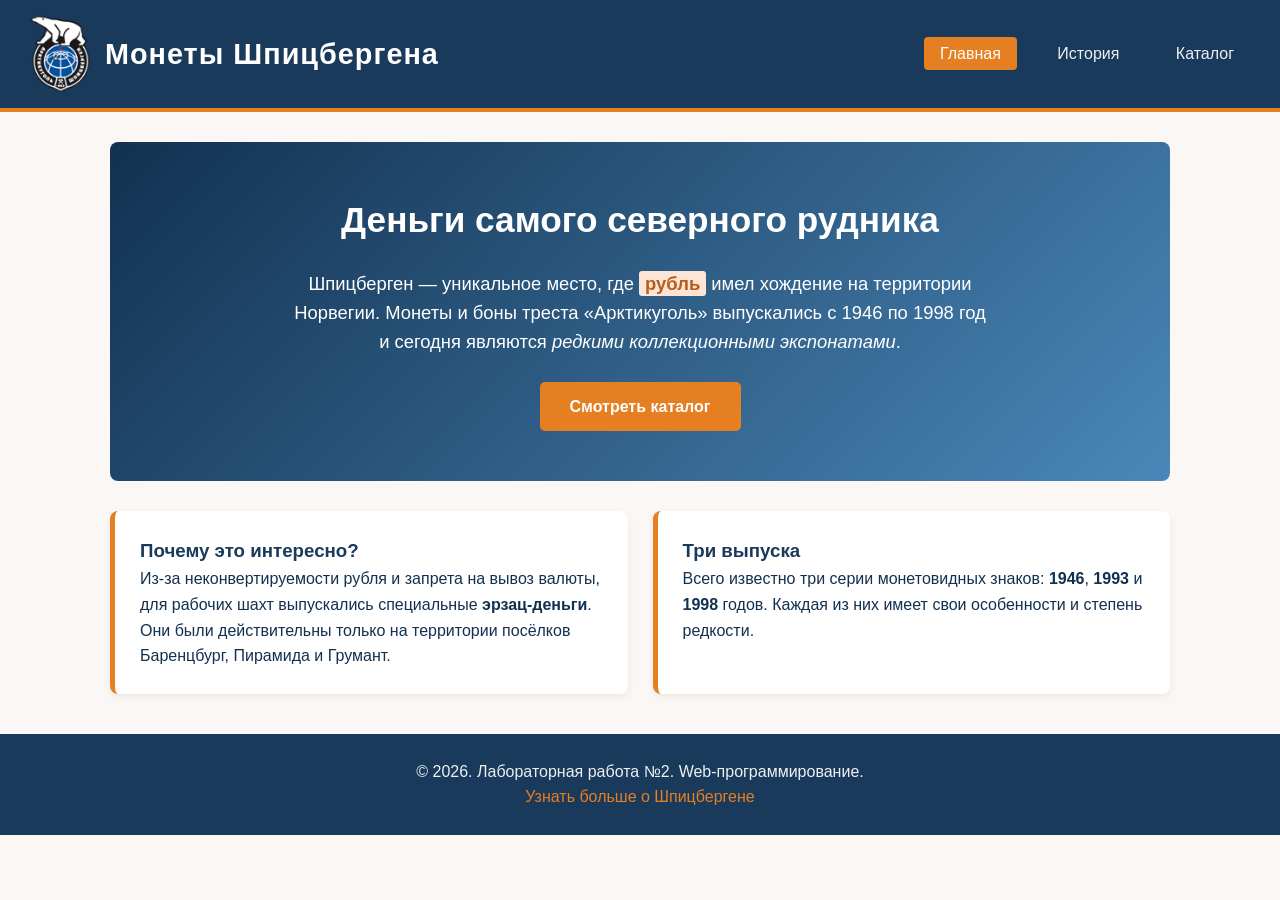
<file: lab2/index.html>
<!DOCTYPE html>
<html lang="ru">
<head>
    <meta charset="UTF-8">
    <meta name="viewport" content="width=device-width, initial-scale=1.0">
    <title>Нумизматика Шпицбергена — Главная</title>
    <link rel="stylesheet" href="style.css">
</head>
<body>
    <header id="main-header">
        <div class="logo">
            <img src="images/arcticugol_logo.png" alt="Логотип Арктикуголь" width="60">
            <h1>Монеты Шпицбергена</h1>
        </div>
        <nav class="main-nav">
            <a href="index.html" class="active">Главная</a>
            <a href="history.html">История</a>
            <a href="catalog.html">Каталог</a>
        </nav>
    </header>

    <main>
        <section class="hero">
            <h2>Деньги самого северного рудника</h2>
            <p>
                Шпицберген — уникальное место, где <span class="highlight">рубль</span> 
                имел хождение на территории Норвегии. Монеты и боны треста «Арктикуголь» 
                выпускались с 1946 по 1998 год и сегодня являются <em>редкими 
                коллекционными экспонатами</em>.
            </p>
            <a href="catalog.html" class="btn">Смотреть каталог</a>
        </section>

        <section class="info-blocks">
            <article class="card">
                <h3>Почему это интересно?</h3>
                <p>
                    Из-за неконвертируемости рубля и запрета на вывоз валюты, 
                    для рабочих шахт выпускались специальные <strong>эрзац-деньги</strong>. 
                    Они были действительны только на территории посёлков Баренцбург, 
                    Пирамида и Грумант.
                </p>
            </article>
            <article class="card">
                <h3>Три выпуска</h3>
                <p>
                    Всего известно три серии монетовидных знаков:
                    <strong>1946</strong>, <strong>1993</strong> и 
                    <strong>1998</strong> годов. Каждая из них имеет свои 
                    особенности и степень редкости.
                </p>
            </article>
        </section>
    </main>

    <footer>
        <p>&copy; 2026. Лабораторная работа №2. Web-программирование.</p>
        <p><a href="https://ru.wikipedia.org/wiki/Шпицберген" target="_blank">Узнать больше о Шпицбергене</a></p>
    </footer>
</body>
</html>
</file>
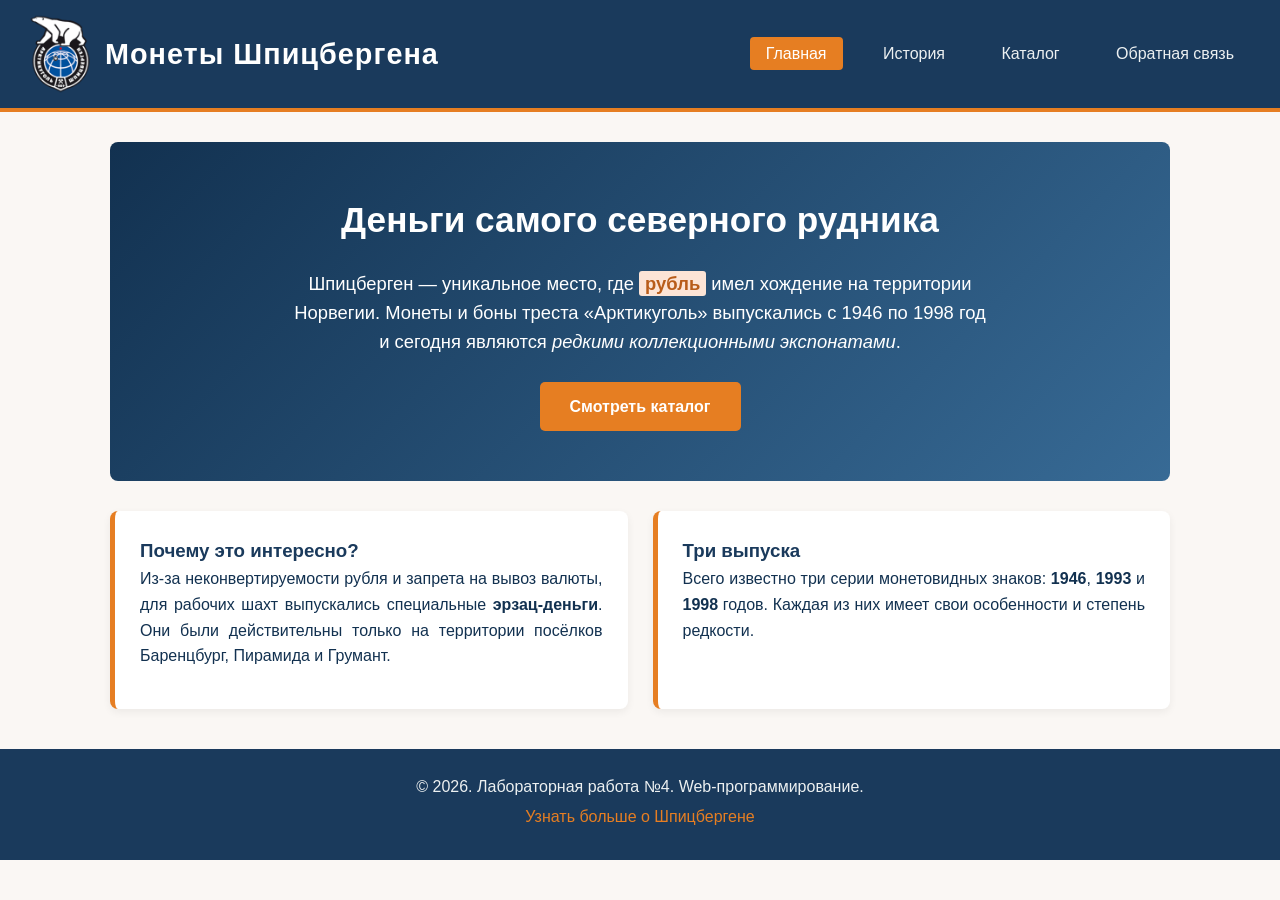
<file: lab4/index.html>
<!DOCTYPE html>
<html lang="ru">
<head>
    <meta charset="UTF-8">
    <meta name="viewport" content="width=device-width, initial-scale=1.0">
    <title>Нумизматика Шпицбергена — Главная</title>
    <link rel="stylesheet" href="style.css">
</head>
<body>
    <header class="header">
        <div class="header__logo">
            <img src="images/arcticugol_logo.png" alt="Логотип Арктикуголь"
                 width="60" class="header__logo-image">
            <h1 class="header__logo-title">Монеты Шпицбергена</h1>
        </div>
        <nav class="nav">
            <a href="index.html" class="nav__link nav__link--active">Главная</a>
            <a href="history.html" class="nav__link">История</a>
            <a href="catalog.html" class="nav__link">Каталог</a>
            <a href="form.html" class="nav__link">Обратная связь</a>
        </nav>
    </header>

    <main class="main">
        <section class="hero">
            <h2 class="hero__title">Деньги самого северного рудника</h2>
            <p class="hero__text">
                Шпицберген — уникальное место, где <span class="highlight">рубль</span>
                имел хождение на территории Норвегии. Монеты и боны треста «Арктикуголь»
                выпускались с 1946 по 1998 год и сегодня являются <em>редкими
                коллекционными экспонатами</em>.
            </p>
            <a href="catalog.html" class="btn">Смотреть каталог</a>
        </section>

        <section class="info-blocks">
            <article class="card">
                <h3 class="card__title">Почему это интересно?</h3>
                <p class="content__text">
                    Из-за неконвертируемости рубля и запрета на вывоз валюты,
                    для рабочих шахт выпускались специальные <strong>эрзац-деньги</strong>.
                    Они были действительны только на территории посёлков Баренцбург,
                    Пирамида и Грумант.
                </p>
            </article>
            <article class="card">
                <h3 class="card__title">Три выпуска</h3>
                <p class="content__text">
                    Всего известно три серии монетовидных знаков:
                    <strong>1946</strong>, <strong>1993</strong> и
                    <strong>1998</strong> годов. Каждая из них имеет свои
                    особенности и степень редкости.
                </p>
            </article>
        </section>
    </main>

    <footer class="footer">
        <p class="footer__text">&copy; 2026. Лабораторная работа №4. Web-программирование.</p>
        <p class="footer__text">
            <a href="https://ru.wikipedia.org/wiki/Шпицберген"
               target="_blank" class="footer__link">Узнать больше о Шпицбергене</a>
        </p>
    </footer>
</body>
</html>
</file>
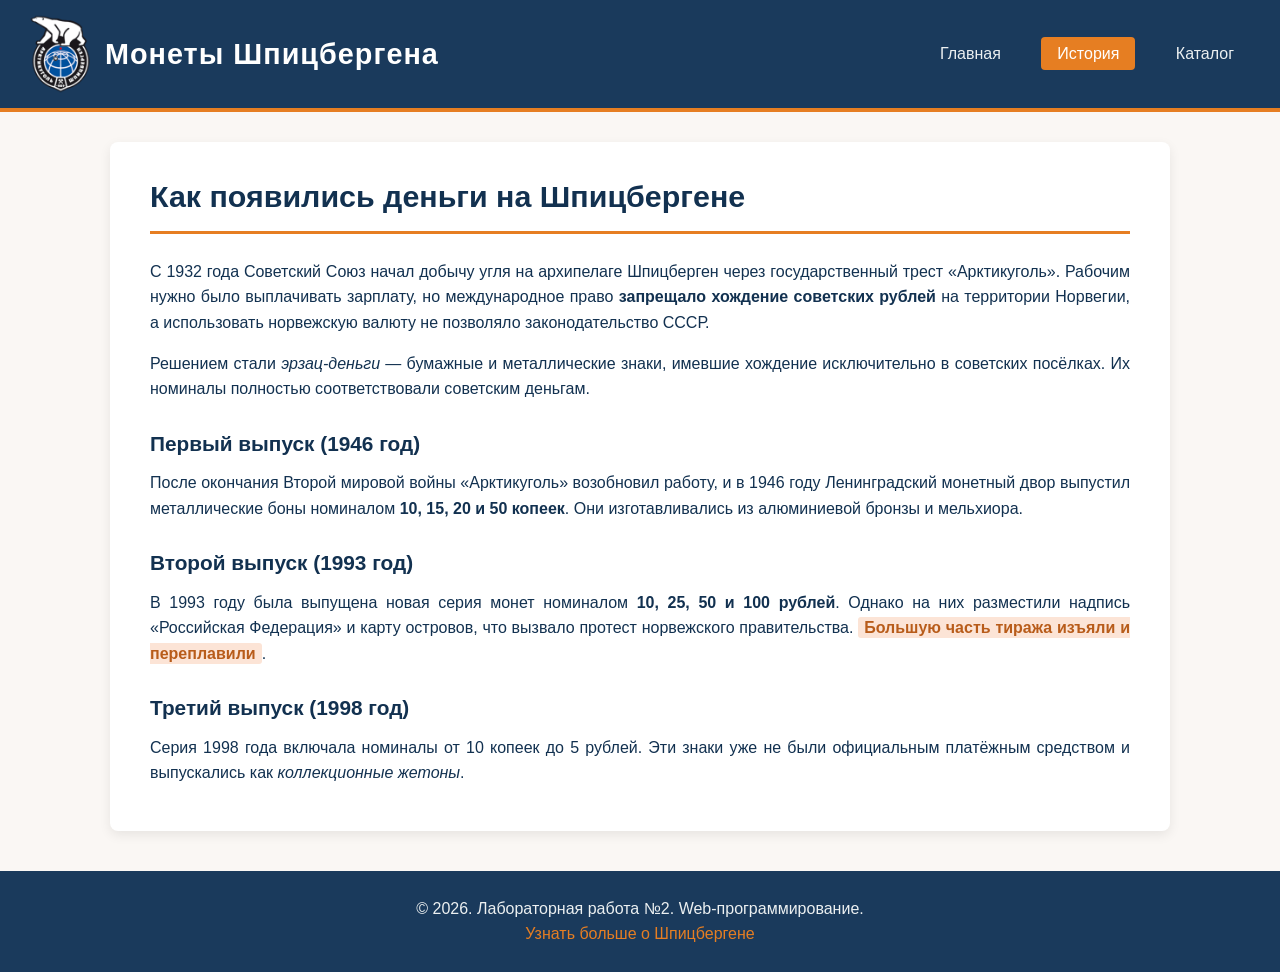
<file: lab2/history.html>
<!DOCTYPE html>
<html lang="ru">
<head>
    <meta charset="UTF-8">
    <meta name="viewport" content="width=device-width, initial-scale=1.0">
    <title>Нумизматика Шпицбергена — История</title>
    <link rel="stylesheet" href="style.css">
</head>
<body>
    <header id="main-header">
        <div class="logo">
            <img src="images/arcticugol_logo.png" alt="Логотип Арктикуголь" width="60">
            <h1>Монеты Шпицбергена</h1>
        </div>
        <nav class="main-nav">
            <a href="index.html">Главная</a>
            <a href="history.html" class="active">История</a>
            <a href="catalog.html">Каталог</a>
        </nav>
    </header>

    <main>
        <section class="content">
            <h2>Как появились деньги на Шпицбергене</h2>

            <p>
                С 1932 года Советский Союз начал добычу угля на архипелаге 
                Шпицберген через государственный трест «Арктикуголь». Рабочим 
                нужно было выплачивать зарплату, но международное право 
                <strong>запрещало хождение советских рублей</strong> на территории Норвегии, 
                а использовать норвежскую валюту не позволяло законодательство СССР.
            </p>

            <p>
                Решением стали <em>эрзац-деньги</em> — бумажные и металлические 
                знаки, имевшие хождение исключительно в советских посёлках. 
                Их номиналы полностью соответствовали советским деньгам.
            </p>

            <h3>Первый выпуск (1946 год)</h3>
            <p>
                После окончания Второй мировой войны «Арктикуголь» возобновил 
                работу, и в 1946 году Ленинградский монетный двор выпустил 
                металлические боны номиналом <strong>10, 15, 20 и 50 копеек</strong>. 
                Они изготавливались из алюминиевой бронзы и мельхиора.
            </p>

            <h3>Второй выпуск (1993 год)</h3>
            <p>
                В 1993 году была выпущена новая серия монет номиналом 
                <strong>10, 25, 50 и 100 рублей</strong>. Однако на них 
                разместили надпись «Российская Федерация» и карту островов, 
                что вызвало протест норвежского правительства. 
                <span class="highlight">Большую часть тиража изъяли и переплавили</span>.
            </p>

            <h3>Третий выпуск (1998 год)</h3>
            <p>
                Серия 1998 года включала номиналы от 10 копеек до 5 рублей. 
                Эти знаки уже не были официальным платёжным средством и 
                выпускались как <em>коллекционные жетоны</em>.
            </p>
        </section>
    </main>

    <footer>
        <p>&copy; 2026. Лабораторная работа №2. Web-программирование.</p>
        <p><a href="https://ru.wikipedia.org/wiki/Шпицберген" target="_blank">Узнать больше о Шпицбергене</a></p>
    </footer>
</body>
</html>
</file>
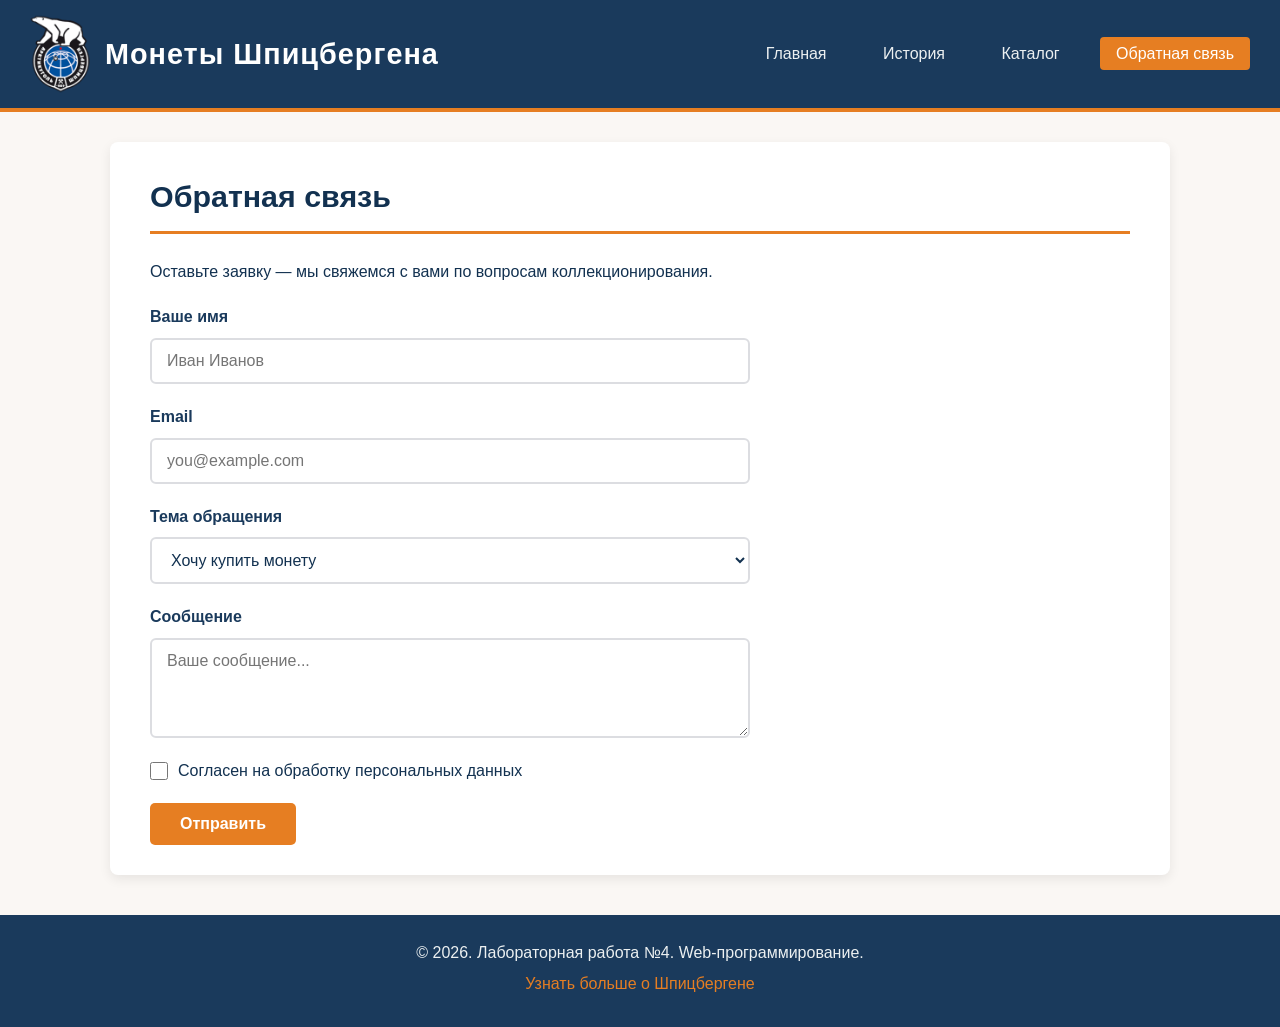
<file: lab4/form.html>
<!DOCTYPE html>
<html lang="ru">
<head>
    <meta charset="UTF-8">
    <meta name="viewport" content="width=device-width, initial-scale=1.0">
    <title>Нумизматика Шпицбергена — Обратная связь</title>
    <link rel="stylesheet" href="style.css">
</head>
<body>
    <header class="header">
        <div class="header__logo">
            <img src="images/arcticugol_logo.png" alt="Логотип Арктикуголь"
                 width="60" class="header__logo-image">
            <h1 class="header__logo-title">Монеты Шпицбергена</h1>
        </div>
        <nav class="nav">
            <a href="index.html" class="nav__link">Главная</a>
            <a href="history.html" class="nav__link">История</a>
            <a href="catalog.html" class="nav__link">Каталог</a>
            <a href="form.html" class="nav__link nav__link--active">Обратная связь</a>
        </nav>
    </header>

    <main class="main">
        <section class="content">
            <h2 class="content__title">Обратная связь</h2>
            <p class="content__text">
                Оставьте заявку — мы свяжемся с вами по вопросам коллекционирования.
            </p>

            <form class="contact-form" id="contact-form" novalidate>
                <div class="contact-form__field">
                    <label for="name" class="contact-form__label">Ваше имя</label>
                    <input type="text" id="name" name="name"
                           class="contact-form__input"
                           placeholder="Иван Иванов" required>
                </div>

                <div class="contact-form__field">
                    <label for="email" class="contact-form__label">Email</label>
                    <input type="email" id="email" name="email"
                           class="contact-form__input"
                           placeholder="you@example.com" required>
                </div>

                <div class="contact-form__field">
                    <label for="topic" class="contact-form__label">Тема обращения</label>
                    <select id="topic" name="topic" class="contact-form__input">
                        <option value="buy">Хочу купить монету</option>
                        <option value="sell">Хочу продать монету</option>
                        <option value="question">Задать вопрос</option>
                    </select>
                </div>

                <div class="contact-form__field">
                    <label for="message" class="contact-form__label">Сообщение</label>
                    <textarea id="message" name="message"
                              class="contact-form__input contact-form__input--textarea"
                              rows="4" placeholder="Ваше сообщение..."></textarea>
                </div>

                <div class="contact-form__field contact-form__field--checkbox">
                    <input type="checkbox" id="consent" name="consent"
                           class="contact-form__checkbox" required>
                    <label for="consent"
                           class="contact-form__label contact-form__label--checkbox">
                        Согласен на обработку персональных данных
                    </label>
                </div>

                <button type="submit" class="btn contact-form__button">Отправить</button>
            </form>
        </section>
    </main>

    <footer class="footer">
        <p class="footer__text">&copy; 2026. Лабораторная работа №4. Web-программирование.</p>
        <p class="footer__text">
            <a href="https://ru.wikipedia.org/wiki/Шпицберген"
               target="_blank" class="footer__link">Узнать больше о Шпицбергене</a>
        </p>
    </footer>

    <script src="form.js"></script>
</body>
</html>
</file>
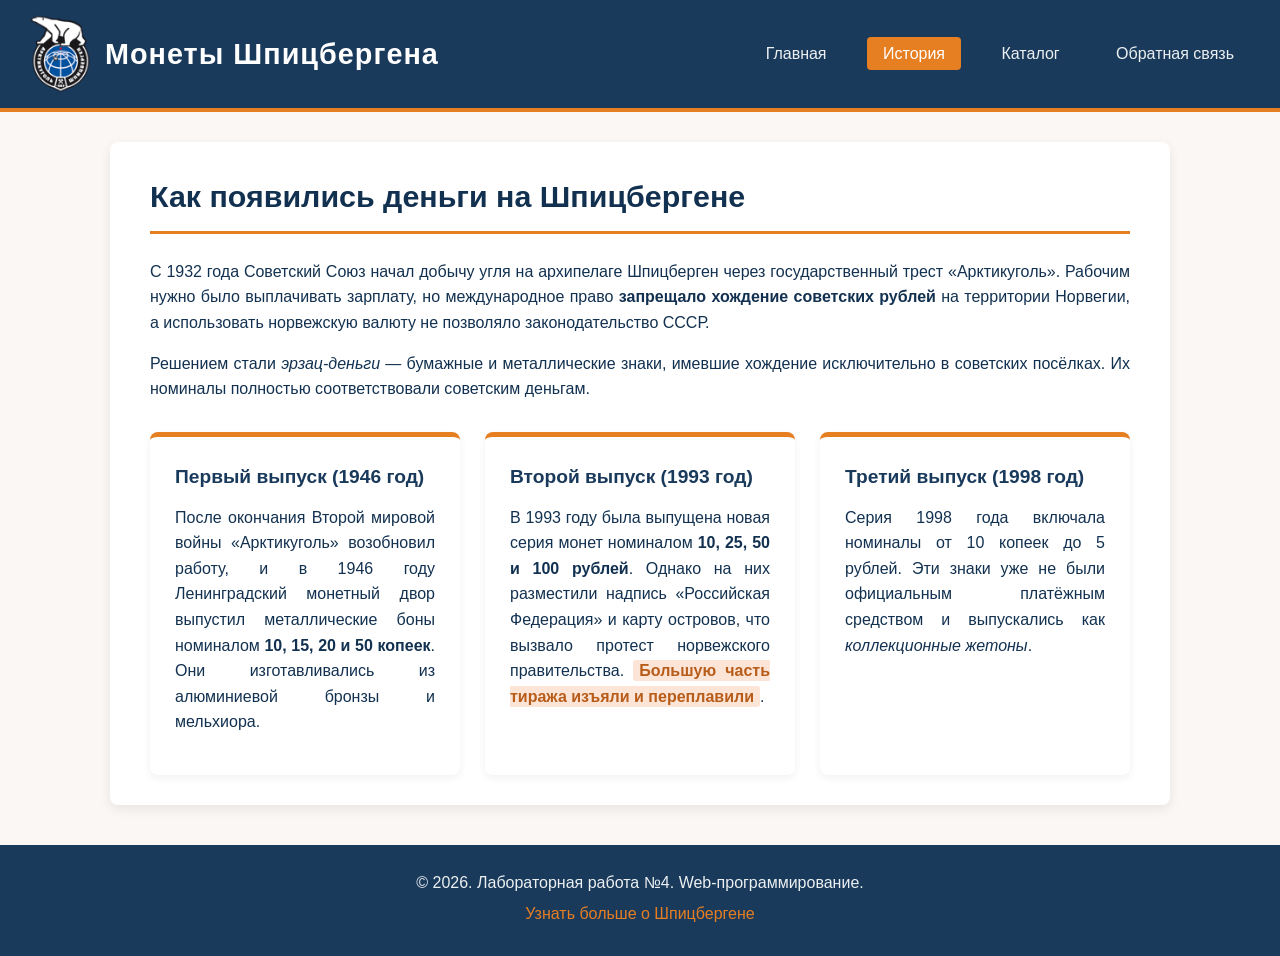
<file: lab4/history.html>
<!DOCTYPE html>
<html lang="ru">
<head>
    <meta charset="UTF-8">
    <meta name="viewport" content="width=device-width, initial-scale=1.0">
    <title>Нумизматика Шпицбергена — История</title>
    <link rel="stylesheet" href="style.css">
</head>
<body>
    <header class="header">
        <div class="header__logo">
            <img src="images/arcticugol_logo.png" alt="Логотип Арктикуголь"
                 width="60" class="header__logo-image">
            <h1 class="header__logo-title">Монеты Шпицбергена</h1>
        </div>
        <nav class="nav">
            <a href="index.html" class="nav__link">Главная</a>
            <a href="history.html" class="nav__link nav__link--active">История</a>
            <a href="catalog.html" class="nav__link">Каталог</a>
            <a href="form.html" class="nav__link">Обратная связь</a>
        </nav>
    </header>

    <main class="main">
        <section class="content">
            <h2 class="content__title">Как появились деньги на Шпицбергене</h2>

            <p class="content__text">
                С 1932 года Советский Союз начал добычу угля на архипелаге
                Шпицберген через государственный трест «Арктикуголь». Рабочим
                нужно было выплачивать зарплату, но международное право
                <strong>запрещало хождение советских рублей</strong> на территории Норвегии,
                а использовать норвежскую валюту не позволяло законодательство СССР.
            </p>

            <p class="content__text">
                Решением стали <em>эрзац-деньги</em> — бумажные и металлические
                знаки, имевшие хождение исключительно в советских посёлках.
                Их номиналы полностью соответствовали советским деньгам.
            </p>

            <div class="release-grid">
                <article class="release-card">
                    <h3 class="release-card__title">Первый выпуск (1946 год)</h3>
                    <p class="content__text">
                        После окончания Второй мировой войны «Арктикуголь» возобновил
                        работу, и в 1946 году Ленинградский монетный двор выпустил
                        металлические боны номиналом <strong>10, 15, 20 и 50 копеек</strong>.
                        Они изготавливались из алюминиевой бронзы и мельхиора.
                    </p>
                </article>

                <article class="release-card">
                    <h3 class="release-card__title">Второй выпуск (1993 год)</h3>
                    <p class="content__text">
                        В 1993 году была выпущена новая серия монет номиналом
                        <strong>10, 25, 50 и 100 рублей</strong>. Однако на них
                        разместили надпись «Российская Федерация» и карту островов,
                        что вызвало протест норвежского правительства.
                        <span class="highlight">Большую часть тиража изъяли и переплавили</span>.
                    </p>
                </article>

                <article class="release-card">
                    <h3 class="release-card__title">Третий выпуск (1998 год)</h3>
                    <p class="content__text">
                        Серия 1998 года включала номиналы от 10 копеек до 5 рублей.
                        Эти знаки уже не были официальным платёжным средством и
                        выпускались как <em>коллекционные жетоны</em>.
                    </p>
                </article>
            </div>
        </section>
    </main>

    <footer class="footer">
        <p class="footer__text">&copy; 2026. Лабораторная работа №4. Web-программирование.</p>
        <p class="footer__text">
            <a href="https://ru.wikipedia.org/wiki/Шпицберген"
               target="_blank" class="footer__link">Узнать больше о Шпицбергене</a>
        </p>
    </footer>
</body>
</html>
</file>
<file: lab2/style.css>
* {
    margin: 0;
    padding: 0;
    box-sizing: border-box;
}

body {
    font-family: 'Segoe UI', Tahoma, Geneva, Verdana, sans-serif;
    background-color: #faf7f4;
    color: #123150;
    line-height: 1.6;
}

.highlight {
    background-color: #fce4d6;
    padding: 2px 6px;
    border-radius: 3px;
    font-weight: bold;
    color: #b85c1a;
}

/* Шапка */

#main-header {
    background-color: #1a3a5c;
    color: #ffffff;
    padding: 15px 30px;
    display: flex;
    justify-content: space-between;
    align-items: center;
    flex-wrap: wrap;
    border-bottom: 4px solid #e67e22;
}

.logo {
    display: flex;
    align-items: center;
    gap: 15px;
}

.logo h1 {
    font-size: 1.8rem;
    letter-spacing: 1px;
}

/* Навигация */

.main-nav a {
    color: #ecf0f1;
    text-decoration: none;
    margin-left: 20px;
    padding: 8px 16px;
    border-radius: 4px;
    transition: background-color 0.3s;
    font-weight: 500;
}

.main-nav a:hover {
    background-color: #e67e22;
    color: #ffffff;
}

.main-nav a.active {
    background-color: #e67e22;
    color: #ffffff;
}

/* Футер */

footer {
    text-align: center;
    padding: 25px;
    background-color: #1a3a5c;
    color: #ecf0f1;
    margin-top: 40px;
}

footer a {
    color: #e67e22;
    text-decoration: none;
}

footer a:hover {
    text-decoration: underline;
}

/* Основная часть */

main {
    max-width: 1100px;
    margin: 30px auto;
    padding: 0 20px;
}

.content {
    background: #ffffff;
    padding: 30px 40px;
    border-radius: 8px;
    box-shadow: 0 4px 12px rgba(0, 0, 0, 0.08);
}

.content h2 {
    color: #123150;
    border-bottom: 3px solid #e67e22;
    padding-bottom: 10px;
    margin-bottom: 25px;
    font-size: 1.9rem;
}

.content h3 {
    color: #123150;
    margin-top: 25px;
    margin-bottom: 10px;
    font-size: 1.3rem;
}

.content p {
    margin-bottom: 15px;
    text-align: justify;
}

/* 1. Главная страница */

.hero {
    background: linear-gradient(135deg, #123150 0%, #4a87b8 100%);
    color: #ffffff;
    padding: 50px 40px;
    border-radius: 8px;
    margin-bottom: 30px;
    text-align: center;
}

.hero h2 {
    font-size: 2.2rem;
    margin-bottom: 20px;
    border-bottom: none;
    color: #ffffff;
}

.hero p {
    font-size: 1.15rem;
    max-width: 700px;
    margin: 0 auto 25px auto;
    text-align: center;
}

/* 1.1 Кнопка */

.btn {
    display: inline-block;
    background-color: #e67e22;
    color: #ffffff;
    padding: 12px 30px;
    text-decoration: none;
    border-radius: 5px;
    font-weight: bold;
    transition: background-color 0.3s, transform 0.2s;
}

.btn:hover {
    background-color: #cf6d1a;
    transform: scale(1.05);
}

/* 1.2 Блоки информации */

.info-blocks {
    display: flex;
    gap: 25px;
    flex-wrap: wrap;
}

.card {
    flex: 1 1 300px;
    background: #ffffff;
    padding: 25px;
    border-radius: 8px;
    box-shadow: 0 3px 8px rgba(0, 0, 0, 0.06);
    border-left: 5px solid #e67e22;
}

.card h3 {
    margin-top: 0;
    color: #1a3a5c;
}

/* 2. Таблица */

.coin-table {
    width: 100%;
    border-collapse: collapse;
    margin-top: 20px;
    font-size: 0.95rem;
}

.coin-table caption {
    caption-side: top;
    font-weight: bold;
    font-size: 1.1rem;
    margin-bottom: 10px;
    color: #1a3a5c;
    text-align: left;
}

.coin-table th,
.coin-table td {
    border: 1px solid #dcdde1;
    padding: 12px 15px;
}

.coin-table thead {
    background-color: #1a3a5c;
    color: #ffffff;
}

/* 2.1 Выравнивание столбцов */

.col-left {
    text-align: left;
}

.col-center {
    text-align: center;
}

.col-right {
    text-align: right;
}

/* 2.2 Чередование строк */

.coin-table tbody tr:nth-child(even) {
    background-color: #f9fbfd;
}

.coin-table tbody tr:hover {
    background-color: #fdf2e9;
}

/* 2.3 Фото в таблице */

.thumb {
    width: 50px;
    height: auto;
    border-radius: 4px;
    transition: transform 0.2s, box-shadow 0.2s;
    cursor: pointer;
}

.thumb:hover {
    transform: scale(1.6);
    box-shadow: 0 4px 10px rgba(0, 0, 0, 0.2);
}

/* 3. Фото на странице */

.full-coin {
    display: none;
    text-align: center;
    margin-top: 30px;
}

.full-coin:target {
    display: block;
}

.full-coin img {
    max-width: 100%;
    height: auto;
    border: 3px solid #1a3a5c;
    border-radius: 8px;
    box-shadow: 0 6px 20px rgba(0, 0, 0, 0.15);
}

.full-coin h3 {
    margin-top: 20px;
    color: #1a3a5c;
    border-bottom: 3px solid #d4d4d4;
    font-size: 1.5rem;
}

.full-coin p {
    max-width: 600px;
    margin: 10px auto;
    text-align: center;
}

.default {
    display: block;
    text-align: center;
    padding: 40px 20px;
    background: #f9fbfd;
    border: 2px dashed #dcdde1;
    border-radius: 8px;
    color: #7f8c8d;
    font-size: 1.1rem;
}

.full-coin:target ~ .default {
    display: none;
}
</file>
<file: lab4/style.css>
:root {
    /* Фоны */
    --color-bg: #faf7f4;
    --color-surface: #ffffff;
    --color-primary: #1a3a5c;
    --color-primary-dark: #123150;

    /* Акцент */
    --color-accent: #e67e22;
    --color-accent-hover: #cf6d1a;

    /* Текст */
    --color-text: #123150;
    --color-text-light: #ecf0f1;
    --color-text-muted: #7f8c8d;

    /* Подсветка */
    --color-highlight-bg: #fce4d6;
    --color-highlight-text: #b85c1a;

    /* Границы */
    --color-border: #dcdde1;
    --color-border-light: #d4d4d4;

    /* Таблица */
    --color-table-even: #f9fbfd;
    --color-table-hover: #fdf2e9;

    /* Градиент главное страницы */
    --gradient-hero-start: #123150;
    --gradient-hero-mid: #4a87b8;
    --gradient-hero-end: #5ba3d0;

    /* Цвета теней */
    --shadow-soft: rgba(0, 0, 0, 0.06);
    --shadow-medium: rgba(0, 0, 0, 0.08);
    --shadow-strong: rgba(0, 0, 0, 0.15);
    --shadow-hover: rgba(0, 0, 0, 0.2);
}


* {
    margin: 0;
    padding: 0;
    box-sizing: border-box;
}

html {
    scroll-behavior: smooth;
}

body {
    font-family: 'Segoe UI', Tahoma, Geneva, Verdana, sans-serif;
    background-color: var(--color-bg);
    color: var(--color-text);
    line-height: 1.6;
}

.highlight {
    background-color: var(--color-highlight-bg);
    padding: 2px 6px;
    border-radius: 3px;
    font-weight: bold;
    color: var(--color-highlight-text);
}

/* Шапка */

.header {
    background-color: var(--color-primary);
    color: var(--color-surface);
    padding: 15px 30px;
    display: flex;
    justify-content: space-between;
    align-items: center;
    flex-wrap: wrap;
    border-bottom: 4px solid var(--color-accent);
    position: sticky;
    top: 0;
    z-index: 100;
}

.header__logo {
    display: flex;
    align-items: center;
    gap: 15px;
}

.header__logo-image {
    display: block;
}

.header__logo-title {
    font-size: 1.8rem;
    letter-spacing: 1px;
}

/* Навигация */

.nav__link {
    color: var(--color-text-light);
    text-decoration: none;
    margin-left: 20px;
    padding: 8px 16px;
    border-radius: 4px;
    transition: background-color 0.3s;
    font-weight: 500;
}

.nav__link:hover {
    background-color: var(--color-accent);
    color: var(--color-surface);
}

.nav__link--active {
    background-color: var(--color-accent);
    color: var(--color-surface);
}

/* Футер */

.footer {
    text-align: center;
    padding: 25px;
    background-color: var(--color-primary);
    color: var(--color-text-light);
    margin-top: 40px;
}

.footer__text {
    margin-bottom: 5px;
}

.footer__link {
    color: var(--color-accent);
    text-decoration: none;
}

.footer__link:hover {
    text-decoration: underline;
}

/* Основная часть */

.main {
    max-width: 1100px;
    margin: 30px auto;
    padding: 0 20px;
}

.content {
    background: var(--color-surface);
    padding: 30px 40px;
    border-radius: 8px;
    box-shadow: 0 4px 12px var(--shadow-medium);
}

.content__title {
    color: var(--color-primary-dark);
    border-bottom: 3px solid var(--color-accent);
    padding-bottom: 10px;
    margin-bottom: 25px;
    font-size: 1.9rem;
}

.content__subtitle {
    color: var(--color-primary-dark);
    margin-top: 25px;
    margin-bottom: 10px;
    font-size: 1.3rem;
}

.content__text {
    margin-bottom: 15px;
    text-align: justify;
}

/* Анимация */

@keyframes gradientShift {
    0%   { background-position: 0% 50%; }
    50%  { background-position: 100% 50%; }
    100% { background-position: 0% 50%; }
}

/* 1. Главная страница (Flexbox) */

.hero {
    background: linear-gradient(
        135deg,
        var(--gradient-hero-start) 0%,
        var(--gradient-hero-mid) 50%,
        var(--gradient-hero-end) 100%
    );
    background-size: 300% 300%;
    animation: gradientShift 10s ease-in-out infinite;
    color: var(--color-surface);
    padding: 50px 40px;
    border-radius: 8px;
    margin-bottom: 30px;
    text-align: center;
}

.hero__title {
    font-size: 2.2rem;
    margin-bottom: 20px;
    border-bottom: none;
    color: var(--color-surface);
}

.hero__text {
    font-size: 1.15rem;
    max-width: 700px;
    margin: 0 auto 25px auto;
    text-align: center;
}

@media (prefers-reduced-motion: reduce) {
    .hero { animation: none; }
}

/* 1.1 Кнопка */

.btn {
    display: inline-block;
    background-color: var(--color-accent);
    color: var(--color-surface);
    padding: 12px 30px;
    text-decoration: none;
    border-radius: 5px;
    font-weight: bold;
    border: none;
    cursor: pointer;
    font-family: inherit;
    font-size: 1rem;
    transition: background-color 0.3s, transform 0.2s;
}

.btn:hover {
    background-color: var(--color-accent-hover);
    transform: scale(1.05);
}

/* 1.2 Блоки информации (Flexbox) */

.info-blocks {
    display: flex;
    gap: 25px;
    flex-wrap: wrap;
}

.card {
    flex: 1 1 300px;
    background: var(--color-surface);
    padding: 25px;
    border-radius: 8px;
    box-shadow: 0 3px 8px var(--shadow-soft);
    border-left: 5px solid var(--color-accent);
}

.card__title {
    margin-top: 0;
    color: var(--color-primary);
}

/* 2. Таблица */

.table-wrapper {
    overflow-x: auto;
    margin-top: 20px;
}

.coin-table {
    width: 100%;
    border-collapse: collapse;
    font-size: 0.95rem;
}

.coin-table__caption {
    caption-side: top;
    font-weight: bold;
    font-size: 1.1rem;
    margin-bottom: 10px;
    color: var(--color-primary);
    text-align: left;
}

.coin-table__cell {
    border: 1px solid var(--color-border);
    padding: 12px 15px;
}

.coin-table__head {
    background-color: var(--color-primary);
    color: var(--color-surface);
}

.coin-table__cell--left  { text-align: left; }
.coin-table__cell--center{ text-align: center; }
.coin-table__cell--right { text-align: right; }

.coin-table__row:nth-child(even) {
    background-color: var(--color-table-even);
}

.coin-table__row:hover {
    background-color: var(--color-table-hover);
}

.thumb {
    width: 50px;
    height: auto;
    border-radius: 4px;
    transition: transform 0.2s, box-shadow 0.2s;
    cursor: pointer;
}

.thumb:hover {
    transform: scale(1.6);
    box-shadow: 0 4px 10px var(--shadow-hover);
}

/* 3. Страница монеты */

.full-coin {
    display: none;
    text-align: center;
    margin-top: 30px;
}

.full-coin:target {
    display: block;
}

.full-coin__image {
    max-width: 100%;
    height: auto;
    border: 3px solid var(--color-primary);
    border-radius: 8px;
    box-shadow: 0 6px 20px var(--shadow-strong);
}

.full-coin__title {
    margin-top: 20px;
    color: var(--color-primary);
    border-bottom: 3px solid var(--color-border-light);
    font-size: 1.5rem;
}

.full-coin__text {
    max-width: 600px;
    margin: 10px auto;
    text-align: center;
}

.default {
    display: block;
    text-align: center;
    padding: 40px 20px;
    background: var(--color-table-even);
    border: 2px dashed var(--color-border);
    border-radius: 8px;
    color: var(--color-text-muted);
    font-size: 1.1rem;
}

.full-coin:target ~ .default {
    display: none;
}

/* (Grid) */

.release-grid {
    display: grid;
    grid-template-columns: repeat(auto-fit, minmax(260px, 1fr));
    gap: 25px;
    margin-top: 30px;
}

.release-card {
    background: var(--color-surface);
    padding: 25px;
    border-radius: 8px;
    box-shadow: 0 3px 8px var(--shadow-soft);
    border-top: 5px solid var(--color-accent);
    transition: transform 0.3s ease, box-shadow 0.3s ease;
}

.release-card:hover {
    transform: translateY(-5px);
    box-shadow: 0 6px 20px var(--shadow-strong);
}

.release-card__title {
    margin-top: 0;
    margin-bottom: 12px;
    color: var(--color-primary);
    font-size: 1.2rem;
}

/* Форма (БЭМ) */

.contact-form {
    display: flex;
    flex-direction: column;
    gap: 20px;
    max-width: 600px;
    margin-top: 20px;
}

.contact-form__field {
    display: flex;
    flex-direction: column;
    gap: 8px;
}

.contact-form__field--checkbox {
    flex-direction: row;
    align-items: center;
    gap: 10px;
}

.contact-form__label {
    font-weight: 600;
    color: var(--color-primary);
}

.contact-form__label--checkbox {
    font-weight: 400;
    color: var(--color-text);
    cursor: pointer;
}

.contact-form__input {
    padding: 12px 15px;
    border: 2px solid var(--color-border);
    border-radius: 6px;
    font-family: inherit;
    font-size: 1rem;
    color: var(--color-text);
    background: var(--color-surface);
    transition: border-color 0.3s, box-shadow 0.3s;
}

.contact-form__input:focus {
    outline: none;
    border-color: var(--color-accent);
    box-shadow: 0 0 0 3px var(--color-highlight-bg);
}

.contact-form__textarea {
    resize: vertical;
    min-height: 100px;
}

.contact-form__checkbox {
    width: 18px;
    height: 18px;
    accent-color: var(--color-accent);
    cursor: pointer;
}

.contact-form__button {
    align-self: flex-start;
    border: none;
    cursor: pointer;
    font-family: inherit;
    font-size: 1rem;
}
</file>
